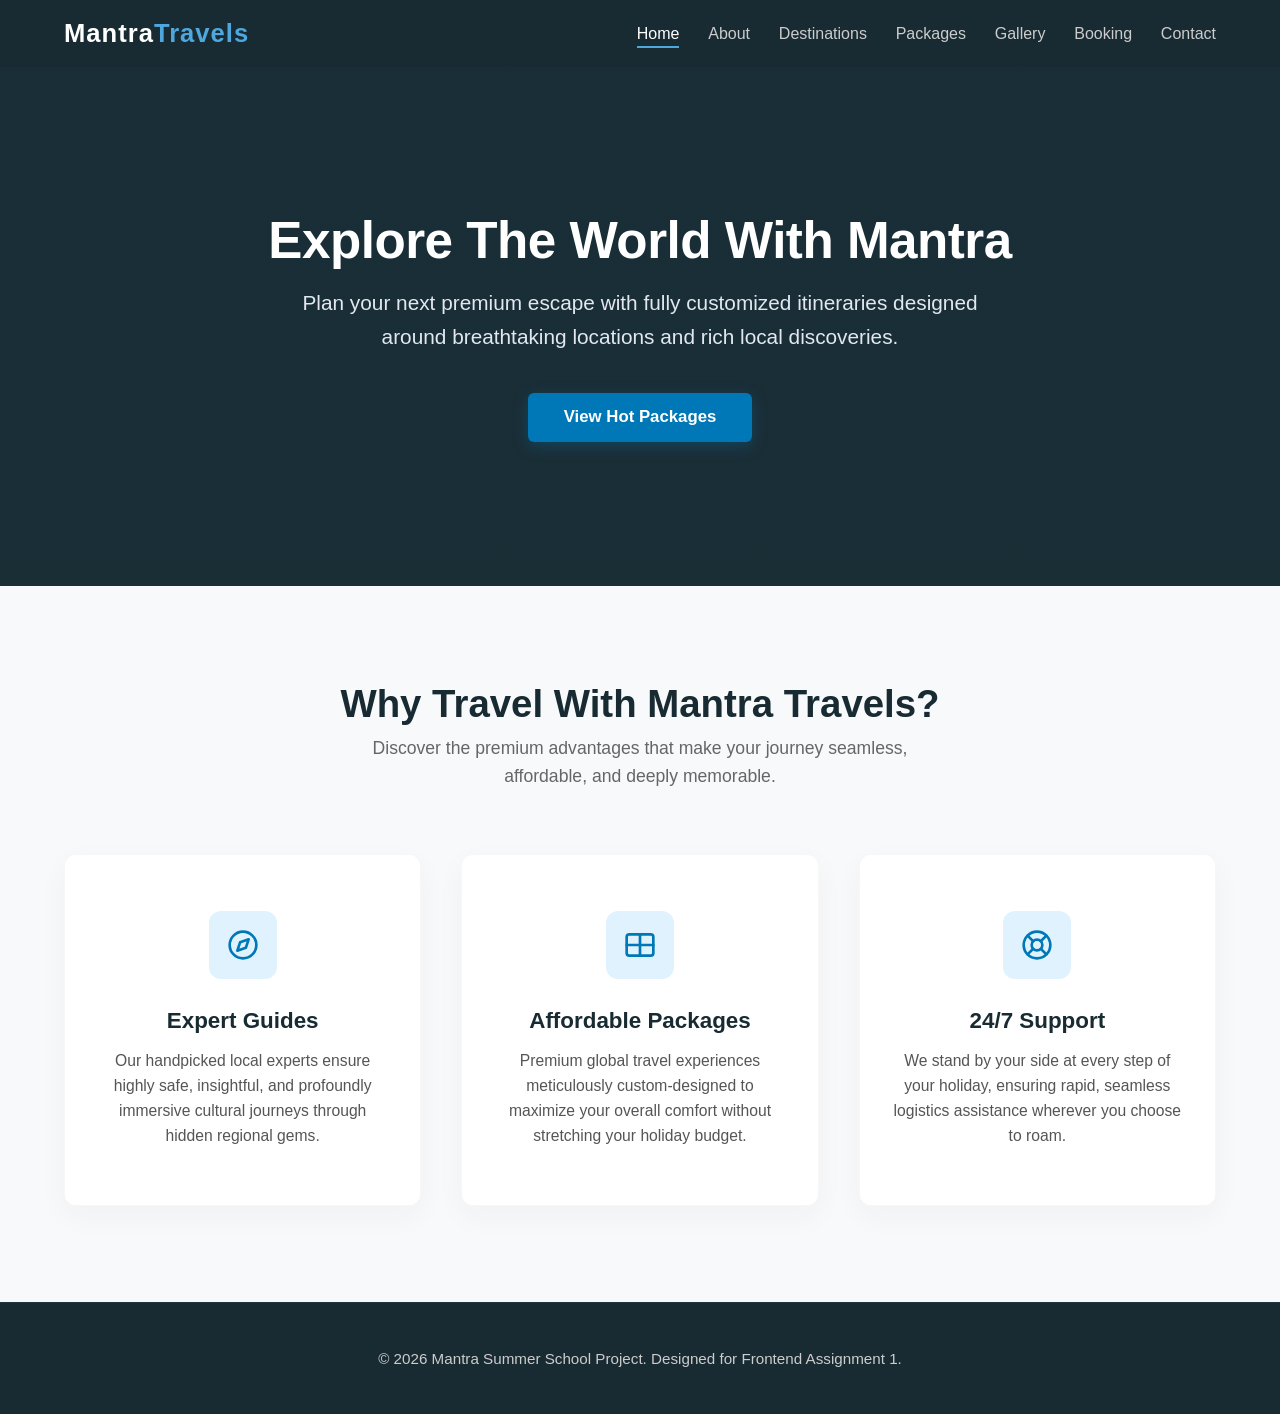
<file: index.html>
<!DOCTYPE html>
<html lang="en">
<head>
    <meta charset="UTF-8">
    <meta name="viewport" content="width=device-width, initial-scale=1.0">
    <title>Home | Mantra Travels</title>
    <meta name="description" content="Welcome to Mantra Travels. Explore global holiday destinations, premium travel packages, and book your next dream vacation with our local experts.">
    <meta name="keywords" content="Mantra Travels, travel agency, vacation packages, tour operators, book custom holidays">
    
    <!-- Premium Global Page Styles -->
    <style>
        /* Base Resets & Layout Rules */
        body {
            margin: 0;
            padding: 0;
            font-family: 'Segoe UI', Tahoma, Geneva, Verdana, sans-serif;
            background-color: #ffffff;
            color: #333;
        }
        .container {
            width: 90%;
            max-width: 1200px;
            margin: 0 auto;
            box-sizing: border-box;
        }
        .text-center {
            text-align: center;
        }
        
        /* Unified Header & Nav Elements */
        header {
            background-color: #182b33;
            padding: 1.2rem 0;
        }
        .navbar {
            display: flex;
            justify-content: space-between;
            align-items: center;
        }
        .logo {
            color: #fff;
            font-size: 1.6rem;
            font-weight: bold;
            letter-spacing: 1px;
        }
        .logo span {
            color: #4ea8de; /* Consistent light blue branding */
        }
        .nav-links {
            display: flex;
            list-style: none;
            margin: 0;
            padding: 0;
            gap: 1.8rem;
        }
        .nav-links a {
            color: #ccc;
            text-decoration: none;
            font-size: 1rem;
            font-weight: 500;
            transition: color 0.2s ease, border-color 0.2s ease;
        }
        .nav-links a:hover, .nav-links a.active {
            color: #fff;
            border-bottom: 2px solid #4ea8de;
            padding-bottom: 4px;
        }

        
        /* Hero Showcase Banner Header */
    /* Hero Showcase Banner Header */
        .hero-banner {
            /* 1. Backup color in case the internet blocks the image */
            background-color: #1c313a; 
            
            /* 2. Reliable, permanent travel flatlay image (Map, Camera, Passport theme) */
            background-image: linear-gradient(rgba(24, 43, 51, 0.6), rgba(24, 43, 51, 0.5)), 
                              url('https://images.unsplash.com/photo-1488646953014-85cb44e25828?q=80&w=1600&auto=format&fit=crop');
            
            background-position: center;
            background-size: cover;
            background-repeat: no-repeat;
            color: white;
            padding: 9rem 0;
            text-align: center;
        }
      
        .hero-banner h1 {
            font-size: 3.2rem;
            margin: 0 0 1rem 0;
            font-weight: 800;
            letter-spacing: -0.5px;
        }
        .hero-banner p {
            font-size: 1.3rem;
            color: #e2e8f0;
            max-width: 700px;
            margin: 0 auto 2.5rem auto;
            line-height: 1.6;
        }
        .btn-primary {
            display: inline-block;
            background-color: #0077b6;
            color: #fff;
            padding: 0.9rem 2.2rem;
            text-decoration: none;
            font-weight: bold;
            border-radius: 6px;
            font-size: 1.05rem;
            transition: background 0.2s ease, transform 0.2s ease;
            box-shadow: 0 4px 15px rgba(0, 119, 182, 0.3);
        }
        .btn-primary:hover {
            background-color: #0096c7;
            transform: translateY(-2px);
        }

        /* Structured Features Section */
        .services-section {
            background-color: #f8f9fa;
            padding: 6rem 0;
        }
        .services-section h2 {
            font-size: 2.4rem;
            color: #182b33;
            margin: 0 0 0.5rem 0;
            font-weight: 700;
        }
        .section-subtitle {
            color: #666;
            font-size: 1.1rem;
            max-width: 600px;
            margin: 0 auto 4rem auto;
            line-height: 1.6;
        }
        .services-grid {
            display: flex;
            flex-wrap: wrap;
            gap: 2.5rem;
            justify-content: center;
        }
        
        /* Interactive Cards */
        .service-card {
            flex: 1 1 300px;
            max-width: 360px;
            background: #ffffff;
            padding: 3.5rem 2rem;
            border-radius: 12px;
            box-shadow: 0 10px 30px rgba(24, 43, 51, 0.04);
            border: 1px solid rgba(0, 0, 0, 0.03);
            transition: transform 0.3s cubic-bezier(0.16, 1, 0.3, 1), box-shadow 0.3s ease;
            text-align: center;
            box-sizing: border-box;
        }
        .service-card:hover {
            transform: translateY(-8px);
            box-shadow: 0 20px 40px rgba(24, 43, 51, 0.09);
        }
        .icon-wrapper {
            width: 68px;
            height: 68px;
            background-color: #e0f2fe;
            color: #0077b6;
            display: flex;
            align-items: center;
            justify-content: center;
            border-radius: 12px;
            margin: 0 auto 1.8rem auto;
        }
        .icon-wrapper svg {
            width: 32px;
            height: 32px;
        }
        .service-card h3 {
            font-size: 1.4rem;
            color: #182b33;
            margin: 0 0 0.9rem 0;
            font-weight: 600;
        }
        .service-card p {
            color: #555;
            font-size: 0.98rem;
            line-height: 1.6;
            margin: 0;
        }

        /* Global Footer Layout */
        footer {
            background-color: #182b33;
            color: #ccc;
            padding: 2rem 0;
            text-align: center;
            font-size: 0.95rem;
            border-top: 1px solid rgba(255, 255, 255, 0.05);
        }
    </style>
</head>
<body>

    <!-- Main Shared Navigation Header Layout -->
    <header>
        <div class="navbar container">
            <div class="logo">Mantra<span>Travels</span></div>
            <nav>
                <ul class="nav-links" id="navLinks">
                    <li><a href="index.html" class="active">Home</a></li>
                    <li><a href="about.html">About</a></li>
                    <li><a href="destinations.html">Destinations</a></li>
                    <li><a href="packages.html">Packages</a></li>
                    <li><a href="gallery.html">Gallery</a></li>
                    <li><a href="booking.html">Booking</a></li>
                    <li><a href="contact.html">Contact</a></li>
                </ul>
            </nav>
        </div>
    </header>

    <!-- Main Content Focus Showcase -->
    <main>
        <!-- Hero Spotlight Section -->
        <section class="hero-banner">
            <div class="container">
                <h1>Explore The World With Mantra</h1>
                <p>Plan your next premium escape with fully customized itineraries designed around breathtaking locations and rich local discoveries.</p>
                <a href="packages.html" class="btn-primary">View Hot Packages</a>
            </div>
        </section>

        <!-- Upgraded Features & Services Section -->
        <section class="services-section">
            <div class="container text-center">
                <h2>Why Travel With Mantra Travels?</h2>
                <p class="section-subtitle">Discover the premium advantages that make your journey seamless, affordable, and deeply memorable.</p>
                
                <div class="services-grid">
                    
                    <!-- Card 1: Expert Guides -->
                    <div class="service-card">
                        <div class="icon-wrapper">
                            <!-- Compass Map Icon Vector -->
                            <svg viewBox="0 0 24 24" fill="none" stroke="currentColor" stroke-width="2" stroke-linecap="round" stroke-linejoin="round"><circle cx="12" cy="12" r="10"></circle><polygon points="16.24 7.76 14.12 14.12 7.76 16.24 9.88 9.88 16.24 7.76"></polygon></svg>
                        </div>
                        <h3>Expert Guides</h3>
                        <p>Our handpicked local experts ensure highly safe, insightful, and profoundly immersive cultural journeys through hidden regional gems.</p>
                    </div>

                    <!-- Card 2: Affordable Packages -->
                    <div class="service-card">
                        <div class="icon-wrapper">
                            <!-- Wallet/Value Icon Vector -->
                            <svg viewBox="0 0 24 24" fill="none" stroke="currentColor" stroke-width="2" stroke-linecap="round" stroke-linejoin="round"><rect x="2" y="4" width="20" height="16" rx="2" ry="2"></rect><line x1="12" y1="4" x2="12" y2="20"></line><line x1="2" y1="12" x2="22" y2="12"></line></svg>
                        </div>
                        <h3>Affordable Packages</h3>
                        <p>Premium global travel experiences meticulously custom-designed to maximize your overall comfort without stretching your holiday budget.</p>
                    </div>

                    <!-- Card 3: 24/7 Support -->
                    <div class="service-card">
                        <div class="icon-wrapper">
                            <!-- Life Buoy Support Icon Vector -->
                            <svg viewBox="0 0 24 24" fill="none" stroke="currentColor" stroke-width="2" stroke-linecap="round" stroke-linejoin="round"><circle cx="12" cy="12" r="10"></circle><circle cx="12" cy="12" r="4"></circle><line x1="4.93" y1="4.93" x2="9.17" y2="9.17"></line><line x1="14.83" y1="14.83" x2="19.07" y2="19.07"></line><line x1="14.83" y1="9.17" x2="19.07" y2="4.93"></line><line x1="4.93" y1="19.07" x2="9.17" y2="14.83"></line></svg>
                        </div>
                        <h3>24/7 Support</h3>
                        <p>We stand by your side at every step of your holiday, ensuring rapid, seamless logistics assistance wherever you choose to roam.</p>
                    </div>

                </div>
            </div>
        </section>
    </main>

    <!-- Global Shared Footer Layout -->
    <footer>
        <div class="container">
            <p>&copy; 2026 Mantra Summer School Project. Designed for Frontend Assignment 1.</p>
        </div>
    </footer>

</body>
</html>
</file>
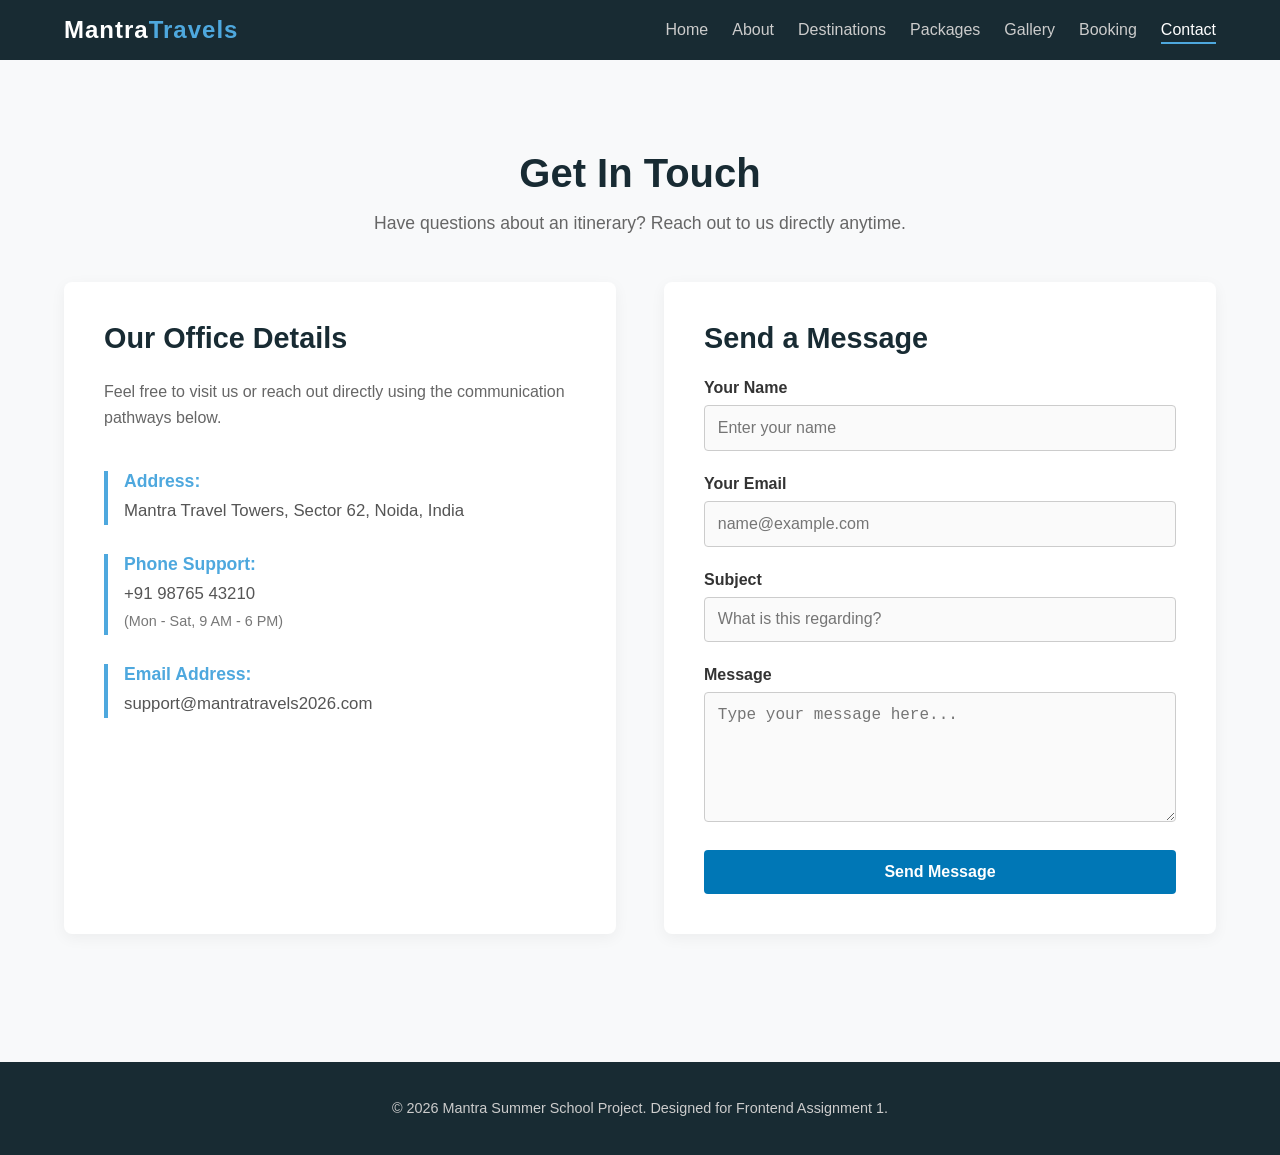
<file: contact.html>
<!DOCTYPE html>
<html lang="en">
<head>
    <meta charset="UTF-8">
    <meta name="viewport" content="width=device-width, initial-scale=1.0">
    <title>Contact Us | Mantra Travels</title>
    <meta name="description" content="Get in touch with Mantra Travels. Reach out via email, phone, or drop by our office in Noida for custom vacation planning.">
    <meta name="keywords" content="contact travel agency, Mantra Travels office, travel support phone, Noida travel agents">
    
    <style>
        /* Global & Reset Layouts */
        body {
            margin: 0;
            padding: 0;
            font-family: 'Segoe UI', Tahoma, Geneva, Verdana, sans-serif;
            background-color: #f8f9fa;
            color: #333;
        }
        .container {
            width: 90%;
            max-width: 1200px;
            margin: 0 auto;
            box-sizing: border-box;
        }
        .section {
            padding: 4rem 0;
        }
        .text-center {
            text-align: center;
        }
        h1 {
            font-size: 2.5rem;
            color: #182b33;
            margin-bottom: 0.5rem;
        }
        .subtitle {
            font-size: 1.1rem;
            color: #666;
            margin-bottom: 3rem;
        }

        /* Shared Header/Navbar Layout */
        header {
            background-color: #182b33;
            padding: 1rem 0;
        }
        .navbar {
            display: flex;
            justify-content: space-between;
            align-items: center;
        }
        .logo {
            color: #fff;
            font-size: 1.5rem;
            font-weight: bold;
            letter-spacing: 1px;
        }
        /* Changed from orange to matching light blue/teal */
        .logo span {
            color: #4ea8de;
        }
        .nav-links {
            display: flex;
            list-style: none;
            margin: 0;
            padding: 0;
            gap: 1.5rem;
        }
        .nav-links a {
            color: #ccc;
            text-decoration: none;
            font-size: 1rem;
            font-weight: 500;
            transition: color 0.2s ease;
        }
        /* Underline accent color updated to matching blue */
        .nav-links a:hover, .nav-links a.active {
            color: #fff;
            border-bottom: 2px solid #4ea8de;
            padding-bottom: 4px;
        }

        /* Dual-Column Layout */
        .contact-wrapper {
            display: flex;
            flex-wrap: wrap;
            gap: 3rem;
            margin-top: 2rem;
        }
        .details-col {
            flex: 1 1 450px;
            background: #ffffff;
            padding: 2.5rem;
            border-radius: 8px;
            box-shadow: 0 4px 15px rgba(0,0,0,0.05);
            box-sizing: border-box;
        }
        .form-col {
            flex: 1 1 450px;
            background: #ffffff;
            padding: 2.5rem;
            border-radius: 8px;
            box-shadow: 0 4px 15px rgba(0, 0, 0, 0.05);
            box-sizing: border-box;
        }
        
        .details-col h2, .form-col h2 {
            font-size: 1.8rem;
            color: #182b33;
            margin-top: 0;
            margin-bottom: 1.5rem;
        }
        /* Side border accent color updated to blue */
        .info-block {
            margin-bottom: 1.8rem;
            border-left: 4px solid #4ea8de;
            padding-left: 1rem;
        }
        /* Title accent text updated to blue */
        .info-block h3 {
            font-size: 1.1rem;
            margin: 0 0 0.4rem 0;
            color: #4ea8de;
        }
        .info-block p {
            margin: 0;
            color: #555;
            line-height: 1.6;
            font-size: 1.05rem;
        }

        /* Form Controls Setup */
        .form-group {
            margin-bottom: 1.5rem;
        }
        .form-group label {
            display: block;
            margin-bottom: 0.5rem;
            font-weight: 600;
            color: #333;
        }
        .form-control {
            width: 100%;
            padding: 0.8rem;
            border: 1px solid #ccc;
            border-radius: 4px;
            font-size: 1rem;
            box-sizing: border-box;
            background-color: #fafafa;
        }
        /* Focus outline updated to blue */
        .form-control:focus {
            border-color: #4ea8de;
            outline: none;
            background-color: #fff;
        }
        textarea.form-control {
            resize: vertical;
            min-height: 130px;
        }
        /* Button colors updated to solid blue theme values */
        .btn-send {
            background-color: #0077b6;
            color: white;
            padding: 0.8rem 2rem;
            border: none;
            border-radius: 4px;
            font-size: 1rem;
            font-weight: bold;
            cursor: pointer;
            width: 100%;
            transition: background 0.2s ease;
        }
        .btn-send:hover {
            background-color: #0096c7;
        }

        /* Universal Footer Layout */
        footer {
            background-color: #182b33;
            color: #ccc;
            padding: 1.5rem 0;
            margin-top: 4rem;
            text-align: center;
            font-size: 0.9rem;
        }
    </style>
</head>
<body>

    <!-- Shared Header Layout -->
    <header>
        <div class="navbar container">
            <div class="logo">Mantra<span>Travels</span></div>
            <nav>
                <ul class="nav-links" id="navLinks">
                    <li><a href="index.html">Home</a></li>
                    <li><a href="about.html">About</a></li>
                    <li><a href="destinations.html">Destinations</a></li>
                    <li><a href="packages.html">Packages</a></li>
                    <li><a href="gallery.html">Gallery</a></li>
                    <li><a href="booking.html">Booking</a></li>
                    <li><a href="contact.html" class="active">Contact</a></li>
                </ul>
            </nav>
        </div>
    </header>

    <!-- Main Content Section -->
    <main class="container section">
        <h1 class="text-center">Get In Touch</h1>
        <p class="subtitle text-center">Have questions about an itinerary? Reach out to us directly anytime.</p>

        <div class="contact-wrapper">
            
            <!-- Left Side: Office Details Card -->
            <div class="details-col">
                <h2>Our Office Details</h2>
                <p style="margin-bottom: 2.5rem; color: #666; line-height: 1.6;">Feel free to visit us or reach out directly using the communication pathways below.</p>
                
                <div class="info-block">
                    <h3>Address:</h3>
                    <p>Mantra Travel Towers, Sector 62, Noida, India</p>
                </div>

                <div class="info-block">
                    <h3>Phone Support:</h3>
                    <p>+91 98765 43210<br><span style="font-size: 0.9rem; color: #777;">(Mon - Sat, 9 AM - 6 PM)</span></p>
                </div>

                <div class="info-block">
                    <h3>Email Address:</h3>
                    <p>support@mantratravels2026.com</p>
                </div>
            </div>

            <!-- Right Side: Contact Form Card -->
            <div class="form-col">
                <h2>Send a Message</h2>
                <form action="#" method="POST">
                    <div class="form-group">
                        <label for="userName">Your Name</label>
                        <input type="text" id="userName" class="form-control" placeholder="Enter your name" required>
                    </div>

                    <div class="form-group">
                        <label for="userEmail">Your Email</label>
                        <input type="email" id="userEmail" class="form-control" placeholder="name@example.com" required>
                    </div>

                    <div class="form-group">
                        <label for="subject">Subject</label>
                        <input type="text" id="subject" class="form-control" placeholder="What is this regarding?" required>
                    </div>

                    <div class="form-group">
                        <label for="message">Message</label>
                        <textarea id="message" class="form-control" placeholder="Type your message here..." required></textarea>
                    </div>

                    <button type="submit" class="btn-send">Send Message</button>
                </form>
            </div>

        </div>
    </main>

    <!-- Shared Footer Layout -->
    <footer>
        <div class="container">
            <p>&copy; 2026 Mantra Summer School Project. Designed for Frontend Assignment 1.</p>
        </div>
    </footer>

</body>
</html>
</file>
